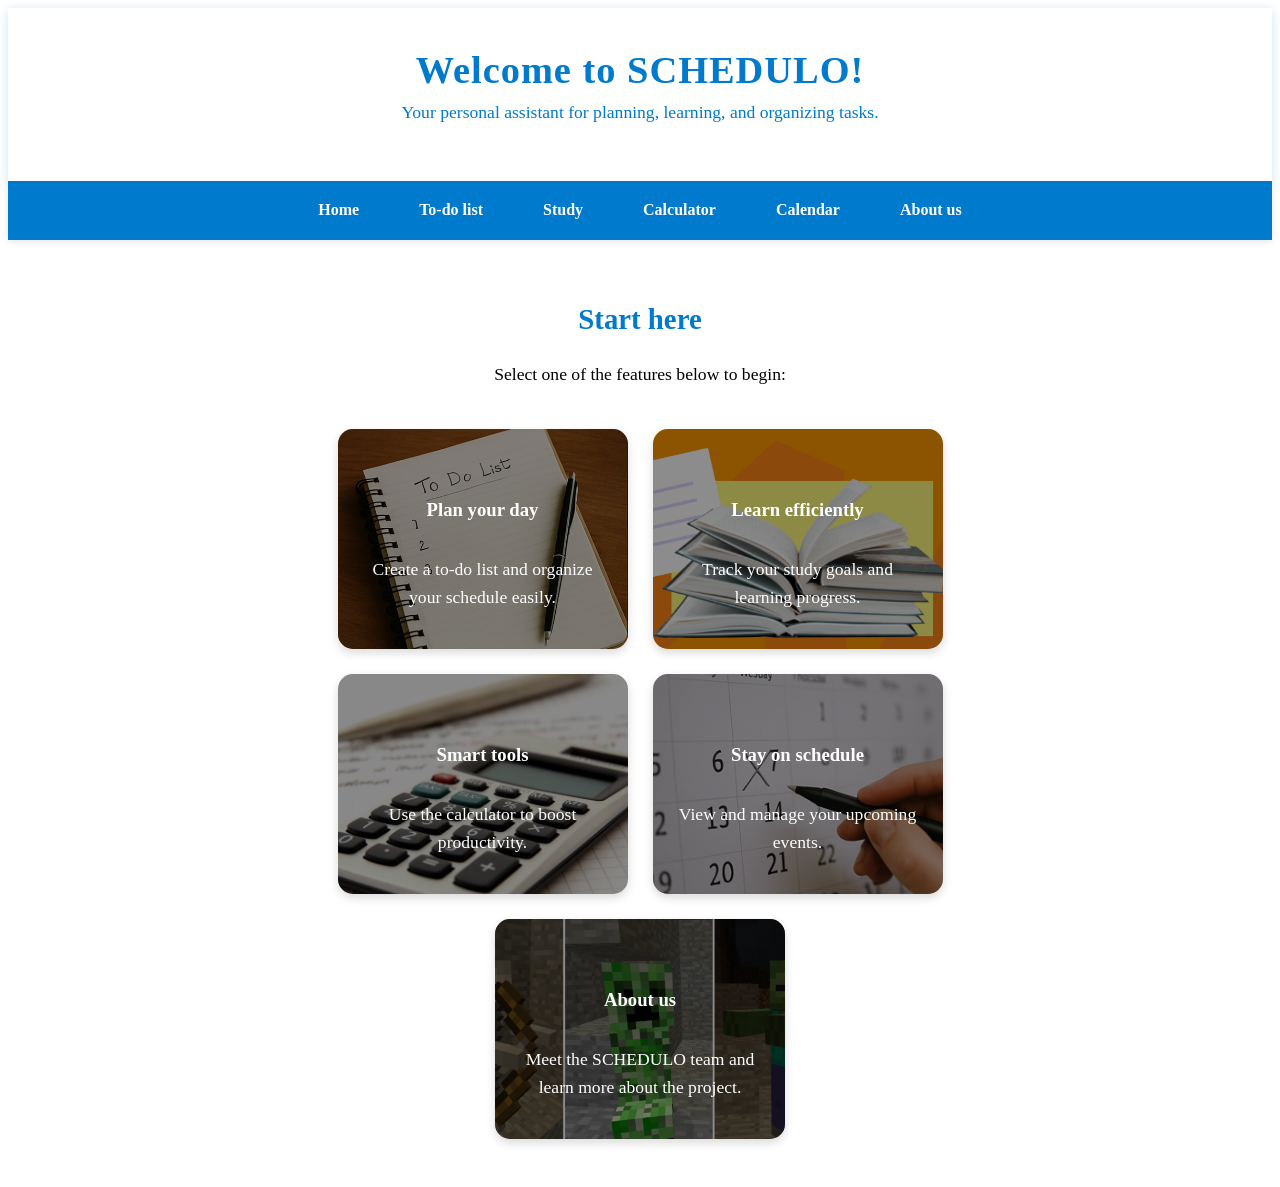
<file: index.html>
<!DOCTYPE html>
<html lang="en">
<head>
  <meta charset="UTF-8">
  <meta name="viewport" content="width=device-width, initial-scale=1.0">
  <title>SCHEDULO</title>
  <link rel="stylesheet" href="style.css">

  <script>
    function openPopup(url) {
      window.open(
        url,
        "popupWindow",
        "width=900,height=700,resizable=yes,scrollbars=no,status=no"
      );
    }
  </script>

</head>
<body>

  <header>
    <h1>Welcome to SCHEDULO!</h1>
    <p>Your personal assistant for planning, learning, and organizing tasks.</p>
  </header>

  <nav>
    <ul class="nav-menu">
      <li><a href="index.html" class="nav-link"><span>Home</span></a></li>
      <li><a href="subpages/to_do_list/to_do_list.html" class="nav-link"><span>To-do list</span></a></li>
      <li><a href="subpages/study/study.html" class="nav-link"><span>Study</span></a></li>

      <li><a href="#" onclick="openPopup('subpages/Calculator/popup_calculator.html')" class="nav-link"><span>Calculator</span></a></li>
      <li><a href="#" onclick="openPopup('subpages/calendar/calendar.html')" class="nav-link"><span>Calendar</span></a></li>

      <li><a href="subpages/about_us/about_us.html" class="nav-link"><span>About us</span></a></li>
    </ul>
  </nav>

  <main>
    <h2>Start here</h2>
    <p>Select one of the features below to begin:</p>

    <div class="features">
      <a href="subpages/to_do_list/to_do_list.html" class="card-link">
        <div class="card card-todo">
          <h3>Plan your day</h3>
          <p>Create a to-do list and organize your schedule easily.</p>
        </div>
      </a>

      <a href="subpages/study/study.html" class="card-link">
        <div class="card card-study">
          <h3>Learn efficiently</h3>
          <p>Track your study goals and learning progress.</p>
        </div>
      </a>

      <a href="#" onclick="openPopup('subpages/Calculator/popup_calculator.html')" class="card-link">
        <div class="card card-calculator">
          <h3>Smart tools</h3>
          <p>Use the calculator to boost productivity.</p>
        </div>
      </a>

      <a href="#" onclick="openPopup('subpages/calendar/calendar.html')" class="card-link">
        <div class="card card-calendar">
          <h3>Stay on schedule</h3>
          <p>View and manage your upcoming events.</p>
        </div>
      </a>

      <a href="subpages/about_us/about_us.html" class="card-link">
        <div class="card card-team">
          <h3>About us</h3>
          <p>Meet the SCHEDULO team and learn more about the project.</p>
        </div>
      </a>
    </div>
  </main>


</body>
</html>
</file>
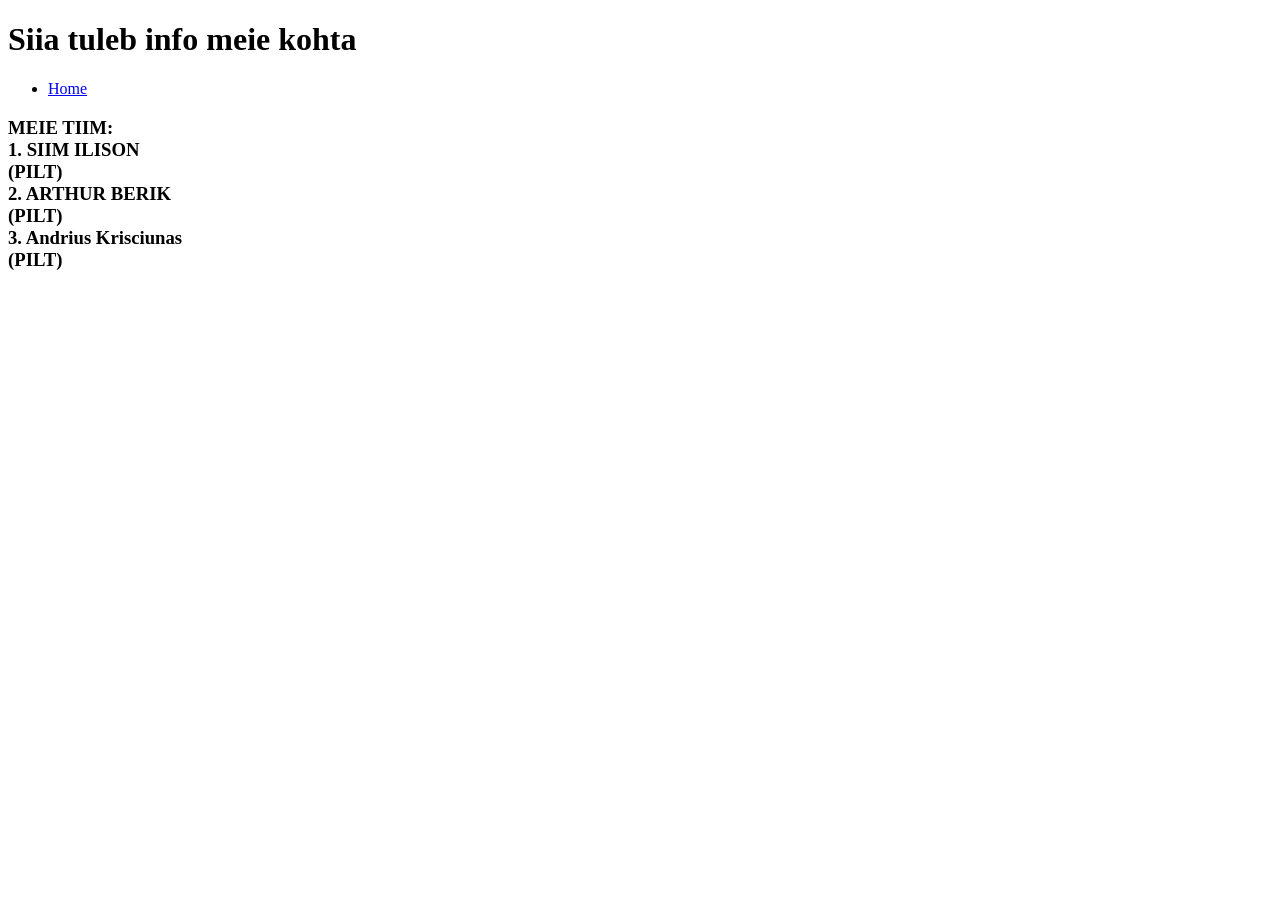
<file: about_us.html>
<!DOCTYPE html>
<html>
<head>
<title>SCHEDULO</title>
<h1>Siia tuleb info meie kohta</h1>
</head>
<body>

<nav>
  <ul>
    <li>
      <a href="main.html">Home</a>
    </li>
  </ul>
</nav>

<h3>MEIE TIIM:</br>

1. SIIM ILISON</br>
(PILT)</br>
2. ARTHUR BERIK</br>
(PILT)</br>
3. Andrius Krisciunas</br>
(PILT)</br>


</h3>

</body>
</file>
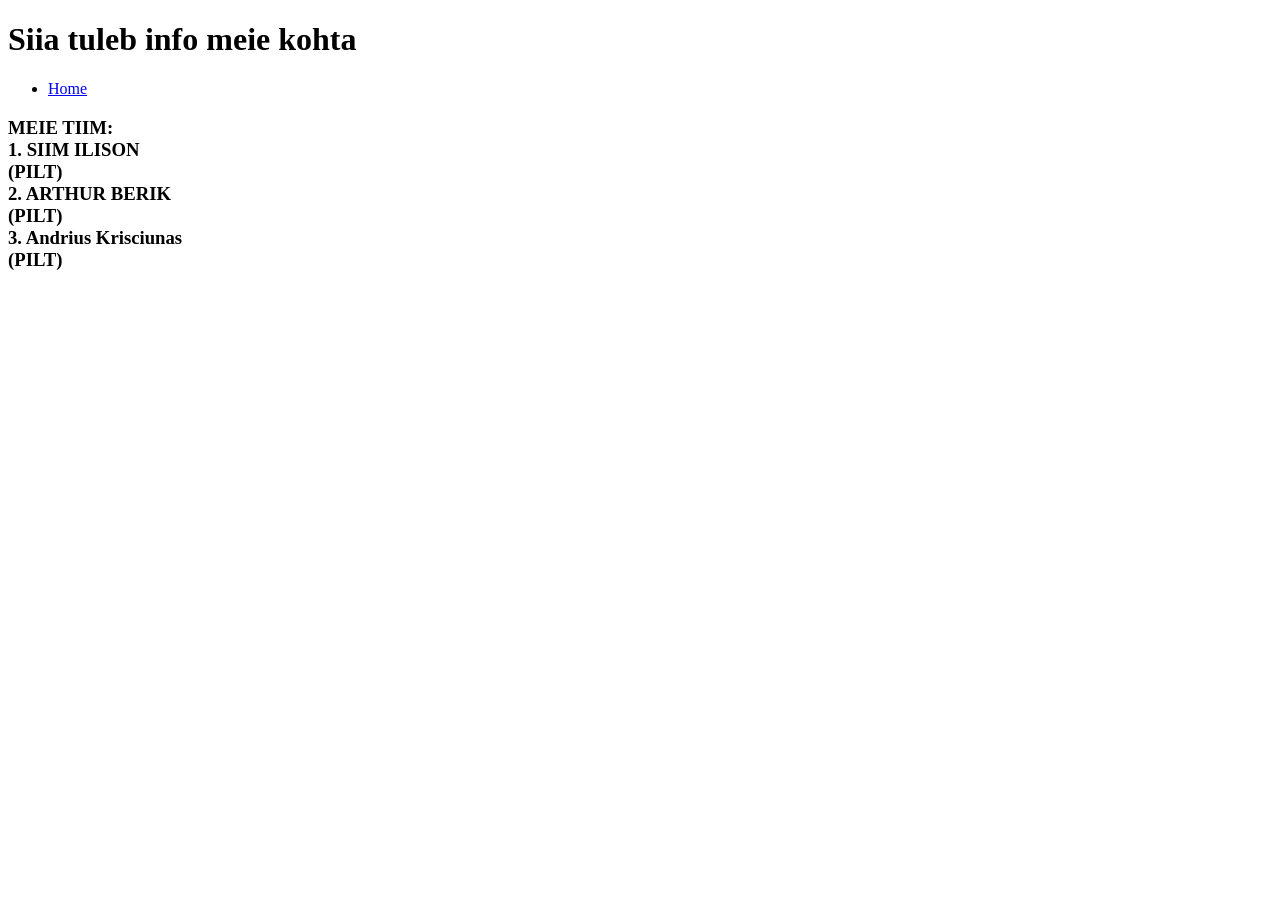
<file: subpages/about_us.html>
<!DOCTYPE html>
<html>
<head>
  <title>SCHEDULO</title>
  <h1>Siia tuleb info meie kohta</h1>
</head>
<body>

<nav>
  <ul>
    <li>
      <a href="index.html">Home</a>
    </li>
  </ul>
</nav>

<h3>MEIE TIIM:</br>

1. SIIM ILISON</br>
(PILT)</br>
2. ARTHUR BERIK</br>
(PILT)</br>
3. Andrius Krisciunas</br>
(PILT)</br>


</h3>

</body>
</file>
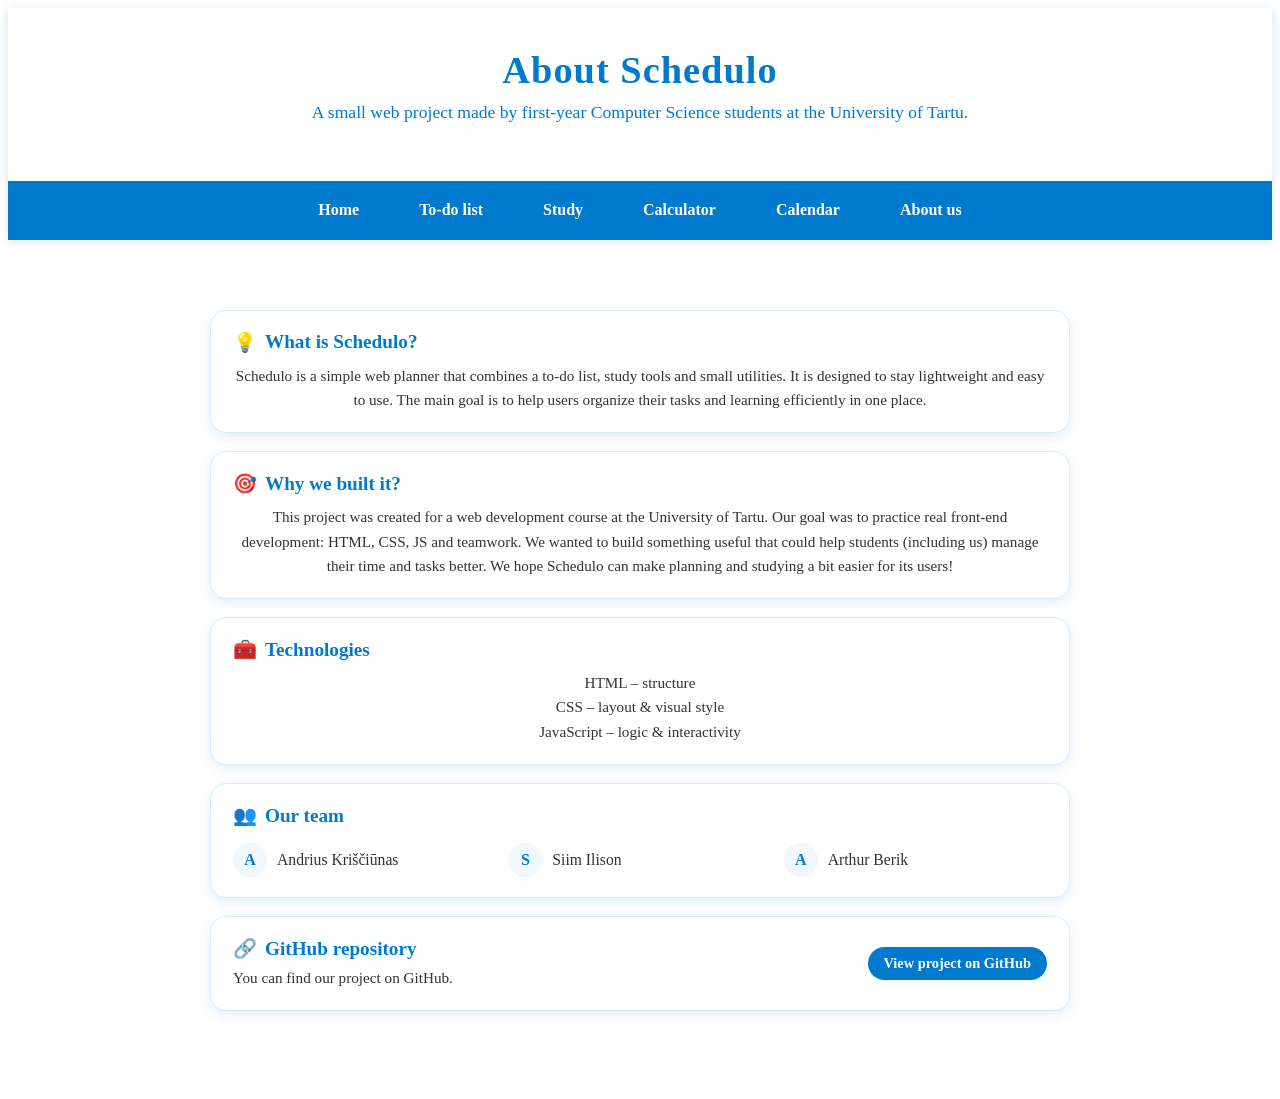
<file: subpages/about_us/about_us.html>
<!DOCTYPE html>
<html lang="en">
<head>
  <meta charset="UTF-8">
  <meta name="viewport" content="width=device-width, initial-scale=1.0">
  <title>SCHEDULO – About Us</title>

  <!-- main site styling -->
  <link rel="stylesheet" href="../../style.css">
  <!-- page styling -->
  <link rel="stylesheet" href="about_us.css">

  <script>
    function openPopup(url) {
      window.open(
        url,
        "popupWindow",
        "width=900,height=700,resizable=yes,scrollbars=no,status=no"
      );
    }
  </script>
</head>
<body>

  <header>
    <h1>About Schedulo</h1>
    <p>A small web project made by first-year Computer Science students at the University of Tartu.</p>
  </header>

  <nav>
    <ul class="nav-menu">
      <li><a href="../../index.html" class="nav-link"><span>Home</span></a></li>
      <li><a href="../to_do_list/to_do_list.html" class="nav-link"><span>To-do list</span></a></li>
      <li><a href="../study/study.html" class="nav-link"><span>Study</span></a></li>

      <!-- FIXED: Added calculator popup -->
      <li>
        <a href="#" onclick="openPopup('../Calculator/popup_calculator.html')" class="nav-link">
          <span>Calculator</span>
        </a>
      </li>

      <!-- FIXED: Added calendar popup -->
      <li>
        <a href="#" onclick="openPopup('../calendar/calendar.html')" class="nav-link">
          <span>Calendar</span>
        </a>
      </li>

      <li><a href="../about_us/about_us.html" class="nav-link"><span>About us</span></a></li>
    </ul>
  </nav>

  <main>
    <section class="about-page">

      <!-- intro / what -->
      <article class="about-card">
        <h2><span class="icon">💡</span> What is Schedulo?</h2>
        <p>
          Schedulo is a simple web planner that combines a to-do list, study tools and small utilities.
          It is designed to stay lightweight and easy to use. The main goal is to help users organize their tasks and learning efficiently in one place.
        </p>
      </article>

      <!-- why -->
      <article class="about-card">
        <h2><span class="icon">🎯</span> Why we built it?</h2>
        <p>
          This project was created for a web development course at the University of Tartu.
          Our goal was to practice real front-end development: HTML, CSS, JS and teamwork. 
          We wanted to build something useful that could help students (including us) manage their time and tasks better.
          We hope Schedulo can make planning and studying a bit easier for its users! 
        </p>
      </article>

      <!-- tech -->
      <article class="about-card">
        <h2><span class="icon">🧰</span> Technologies</h2>
        <p>
          HTML – structure<br>
          CSS – layout & visual style<br>
          JavaScript – logic & interactivity</p>
      </article>

      <!-- team -->
      <section class="about-card">
        <h2><span class="icon">👥</span> Our team</h2>
        <div class="team-grid">
          <div class="member"><div class="avatar">A</div><span class="name">Andrius Kriščiūnas</span></div>
          <div class="member"><div class="avatar">S</div><span class="name">Siim Ilison</span></div>
          <div class="member"><div class="avatar">A</div><span class="name">Arthur Berik</span></div>
        </div>
      </section>

      <!-- github -->
      <section class="about-card github-card">
        <div class="github-text">
          <h2><span class="icon">🔗</span> GitHub repository</h2>
          <p>You can find our project on GitHub.</p>
        </div>
        <a href="https://github.com/andriusk1/schedulo" target="_blank" class="github-button">
          View project on GitHub
        </a>
      </section>

    </section>
  </main>


</body>
</html>
</file>
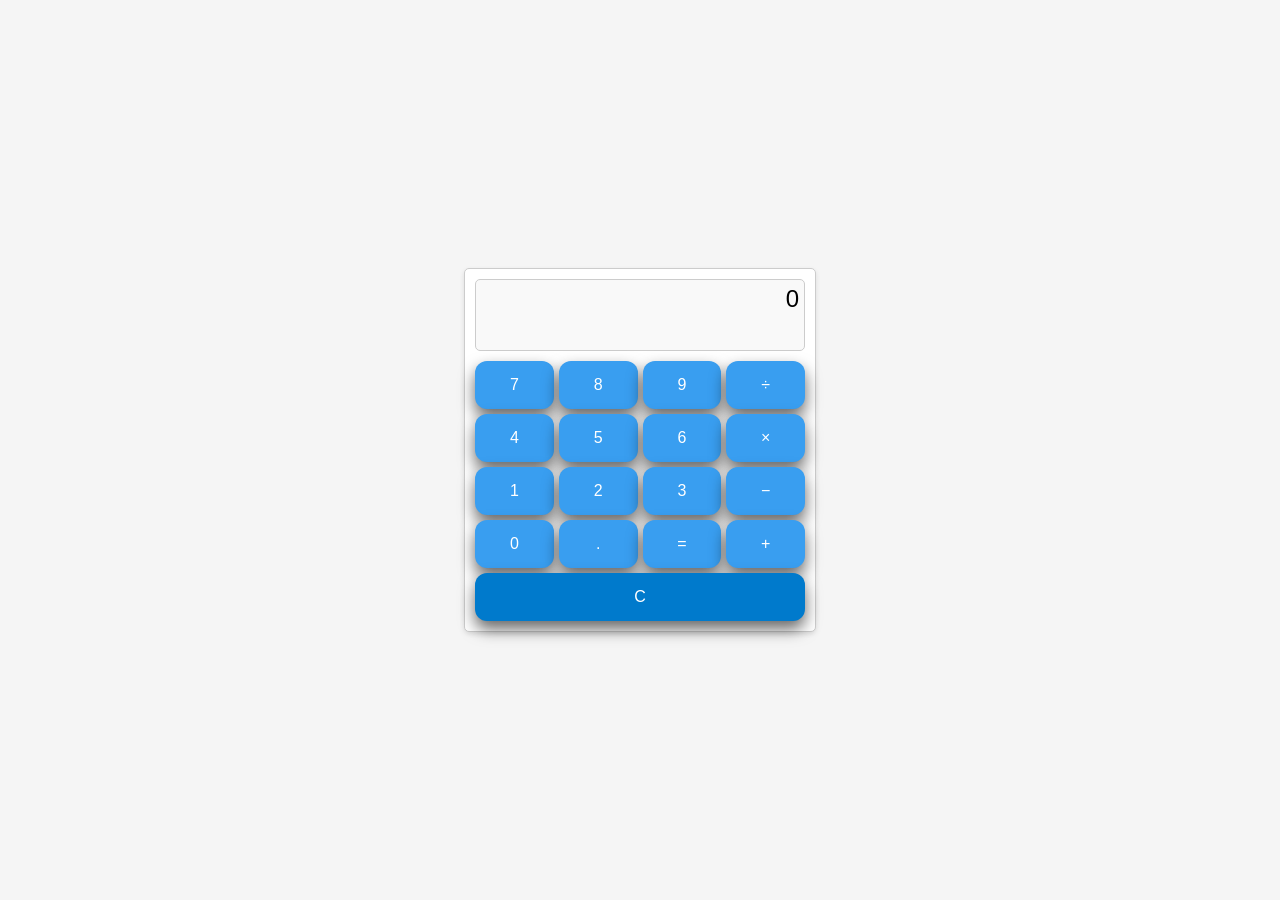
<file: subpages/Calculator/popup.html>
<!DOCTYPE html>
<html lang="en">
<head>
  <meta charset="UTF-8">
  <title>Calculator</title>
  <link rel="stylesheet" href="calculator.css">
  <script src="calculator.js" defer></script>
</head>
<body>
  <div class="calculator">
    <div class="display" id="display">0</div>
    <div class="buttons">
      <button onclick="appendNumber('7')">7</button>
      <button onclick="appendNumber('8')">8</button>
      <button onclick="appendNumber('9')">9</button>
      <button onclick="setOperation('/')">÷</button>

      <button onclick="appendNumber('4')">4</button>
      <button onclick="appendNumber('5')">5</button>
      <button onclick="appendNumber('6')">6</button>
      <button onclick="setOperation('*')">×</button>

      <button onclick="appendNumber('1')">1</button>
      <button onclick="appendNumber('2')">2</button>
      <button onclick="appendNumber('3')">3</button>
      <button onclick="setOperation('-')">−</button>

      <button onclick="appendNumber('0')">0</button>
      <button onclick="appendNumber('.')">.</button>
      <button onclick="calculate()">=</button>
      <button onclick="setOperation('+')">+</button>

      <button onclick="clearDisplay()" style="grid-column: span 4; background:#007acc; color:white;">C</button>
    </div>
  </div>
</body>
</html>
</file>
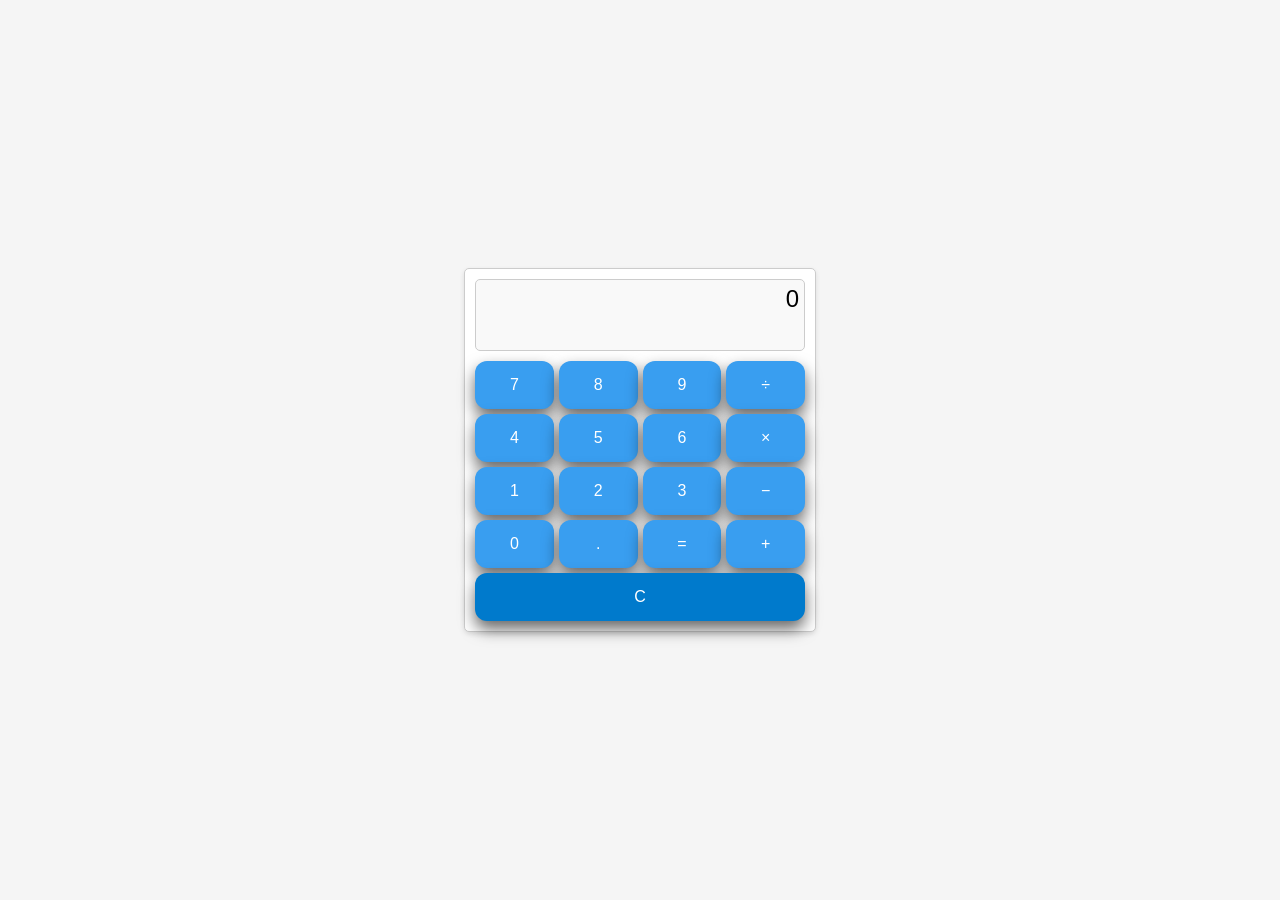
<file: subpages/Calculator/popup_calculator.html>
<!DOCTYPE html>
<html lang="en">
<head>
  <meta charset="UTF-8">
  <title>Calculator</title>
  <link rel="stylesheet" href="calculator.css">
  <script src="calculator.js" defer></script>
</head>
<body>
  <div class="calculator">
    <div class="display" id="display">0</div>
    <div class="buttons">
      <button onclick="appendNumber('7')">7</button>
      <button onclick="appendNumber('8')">8</button>
      <button onclick="appendNumber('9')">9</button>
      <button onclick="setOperation('/')">÷</button>

      <button onclick="appendNumber('4')">4</button>
      <button onclick="appendNumber('5')">5</button>
      <button onclick="appendNumber('6')">6</button>
      <button onclick="setOperation('*')">×</button>

      <button onclick="appendNumber('1')">1</button>
      <button onclick="appendNumber('2')">2</button>
      <button onclick="appendNumber('3')">3</button>
      <button onclick="setOperation('-')">−</button>

      <button onclick="appendNumber('0')">0</button>
      <button onclick="appendNumber('.')">.</button>
      <button onclick="calculate()">=</button>
      <button onclick="setOperation('+')">+</button>

      <button onclick="clearDisplay()" class="clear">C</button>
    </div>
  </div>
</body>
</html>
</file>
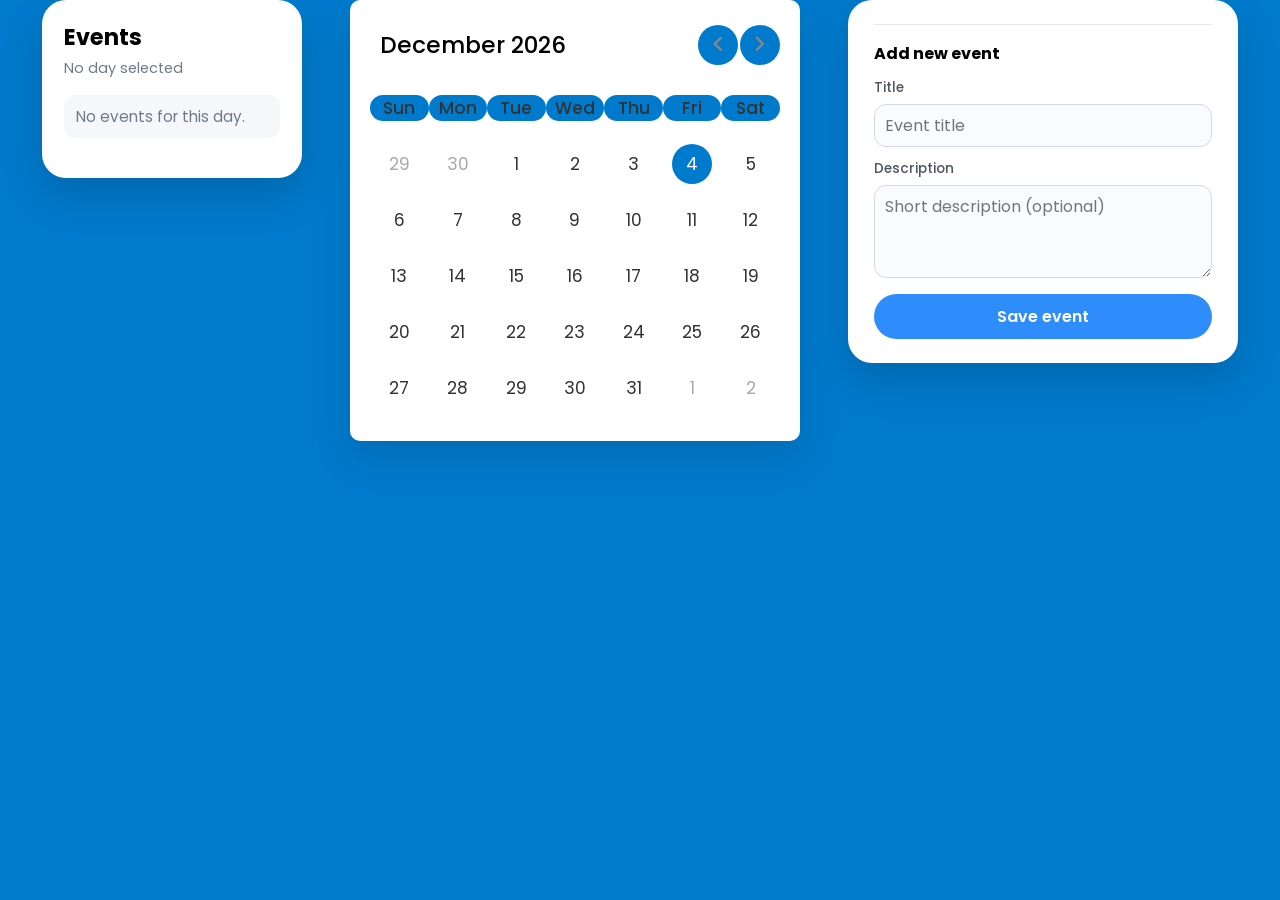
<file: subpages/calendar/calendar.html>
<!DOCTYPE html>
<html lang="en">
<head>
  <meta charset="UTF-8">
  <meta name="viewport" content="width=device-width, initial-scale=1.0">
  <title>SCHEDULO – Calendar</title>
  <link rel="stylesheet" href="calendar_style.css">
  <link rel="stylesheet" href="https://fonts.googleapis.com/css2?family=Material+Symbols+Rounded">
  <script src="calendar_script.js" defer></script>
  <script>
    function openPopup(url) {
      window.open(
        url,
        "popupWindow",
        "width=900,height=700,resizable=yes,scrollbars=no,status=no"
      );
    }
  </script>
</head>
<body>
  <div class="calendar-layout">
    <div class="day-events-panel">
      <div class="event-panel-header">
        <h2>Events</h2>
        <p class="event-panel-date" id="selected-date-label">No day selected</p>
      </div>

      <ul class="event-list" id="event-list">
        <li class="event-list-empty">No events for this day.</li>
      </ul>
    </div>
    <div class="wrapper">
      <header>
        <p class="current-date"></p>
        <div class="icons">
          <span id="prev" class="material-symbols-rounded">chevron_left</span>
          <span id="next" class="material-symbols-rounded">chevron_right</span>
        </div>
      </header>
      <div class="calendar">
        <ul class="weeks">
          <li>Sun</li>
          <li>Mon</li>
          <li>Tue</li>
          <li>Wed</li>
          <li>Thu</li>
          <li>Fri</li>
          <li>Sat</li>
        </ul>
        <ul class="days"></ul>
      </div>
    </div>
    <div class="event-panel">
      <form class="event-form" id="event-form">
        <h3 class="event-form-title">Add new event</h3>
        <div class="event-form-group">
          <label for="event-title">Title</label>
          <input type="text" id="event-title" placeholder="Event title" autocomplete="off">
        </div>
        <div class="event-form-group">
          <label for="event-description">Description</label>
          <textarea id="event-description" rows="3" placeholder="Short description (optional)"></textarea>
        </div>
        <button type="button" id="add-event-btn" class="event-submit-btn">Save event</button>
      </form>
    </div>
  </div>
</body>
</html>
</file>
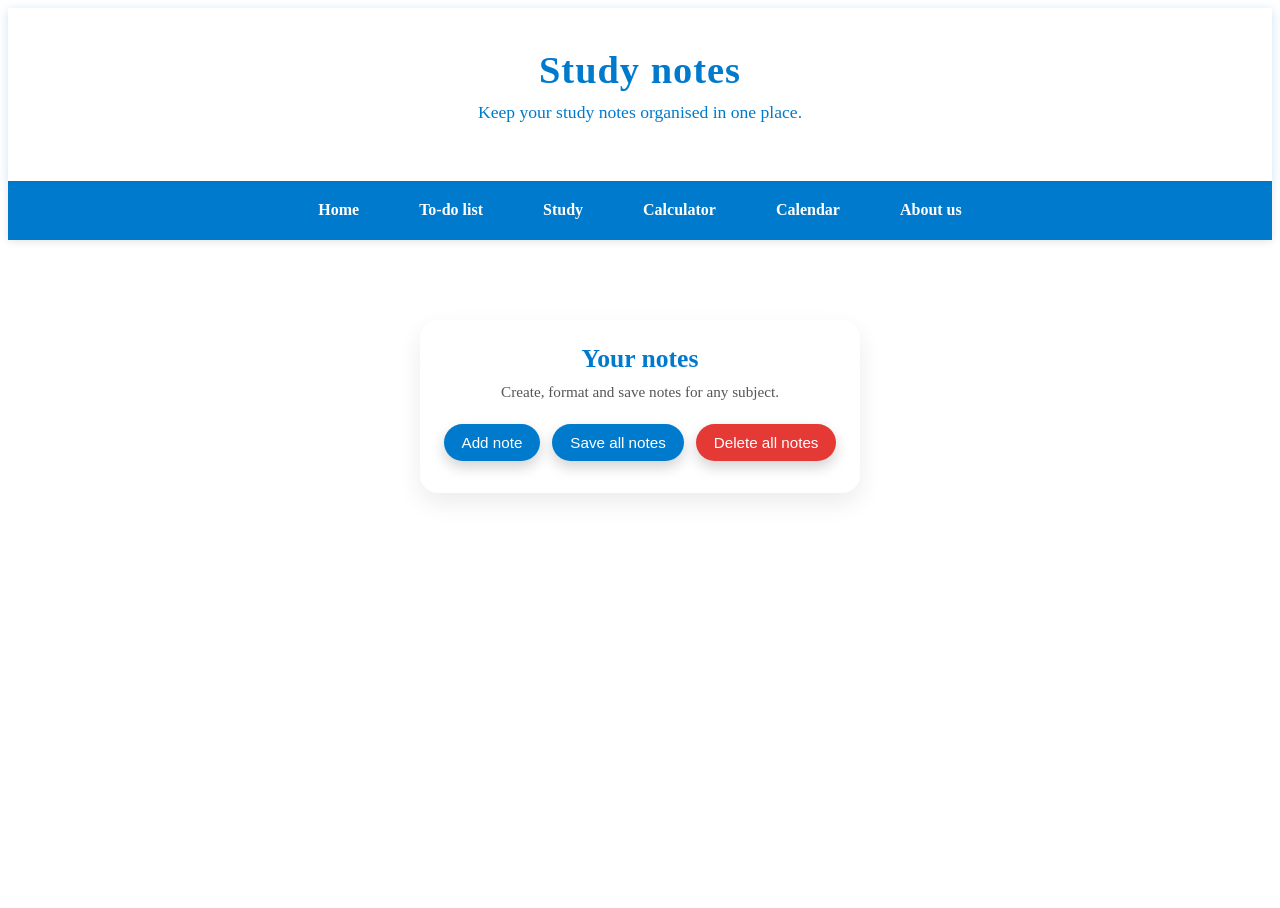
<file: subpages/study/study.html>
<!DOCTYPE html>
<html lang="en">
<head>
  <meta charset="UTF-8">
  <meta name="viewport" content="width=device-width, initial-scale=1.0">
  <title>SCHEDULO – Study notes</title>

  <link rel="stylesheet" href="../../style.css">
  <link rel="stylesheet" href="study.css">

  <script defer src="study.js"></script>
  <script>
    function openPopup(url) {
      window.open(
        url,
        "popupWindow",
        "width=900,height=700,resizable=yes,scrollbars=no,status=no"
      );
    }
  </script>
</head>
<body>

  <header>
    <h1>Study notes</h1>
    <p>Keep your study notes organised in one place.</p>
  </header>

  <nav>
    <ul class="nav-menu">
      <li><a href="../../index.html" class="nav-link"><span>Home</span></a></li>
      <li><a href="../to_do_list/to_do_list.html" class="nav-link"><span>To-do list</span></a></li>
      <li><a href="../study/study.html" class="nav-link"><span>Study</span></a></li>

      <li>
        <a href="#" onclick="openPopup('../Calculator/popup_calculator.html')" class="nav-link">
          <span>Calculator</span>
        </a>
      </li>

      <li>
        <a href="#" onclick="openPopup('../calendar/calendar.html')" class="nav-link">
          <span>Calendar</span>
        </a>
      </li>

      <li><a href="../about_us/about_us.html" class="nav-link"><span>About us</span></a></li>
    </ul>
  </nav>

  <main>
    <div class="study-wrapper">
      <div class="study-top">
        <h2>Your notes</h2>
        <p>Create, format and save notes for any subject.</p>
      </div>

      <div class="study-actions">
        <button type="button" onclick="AddNote()">Add note</button>
        <button type="button" onclick="SaveNoteData()">Save all notes</button>
        <button type="button" class="danger" onclick="DeleteAllNotes()">Delete all notes</button>
      </div>

      <div id="container"></div>
    </div>
  </main>



</body>
</html>
</file>
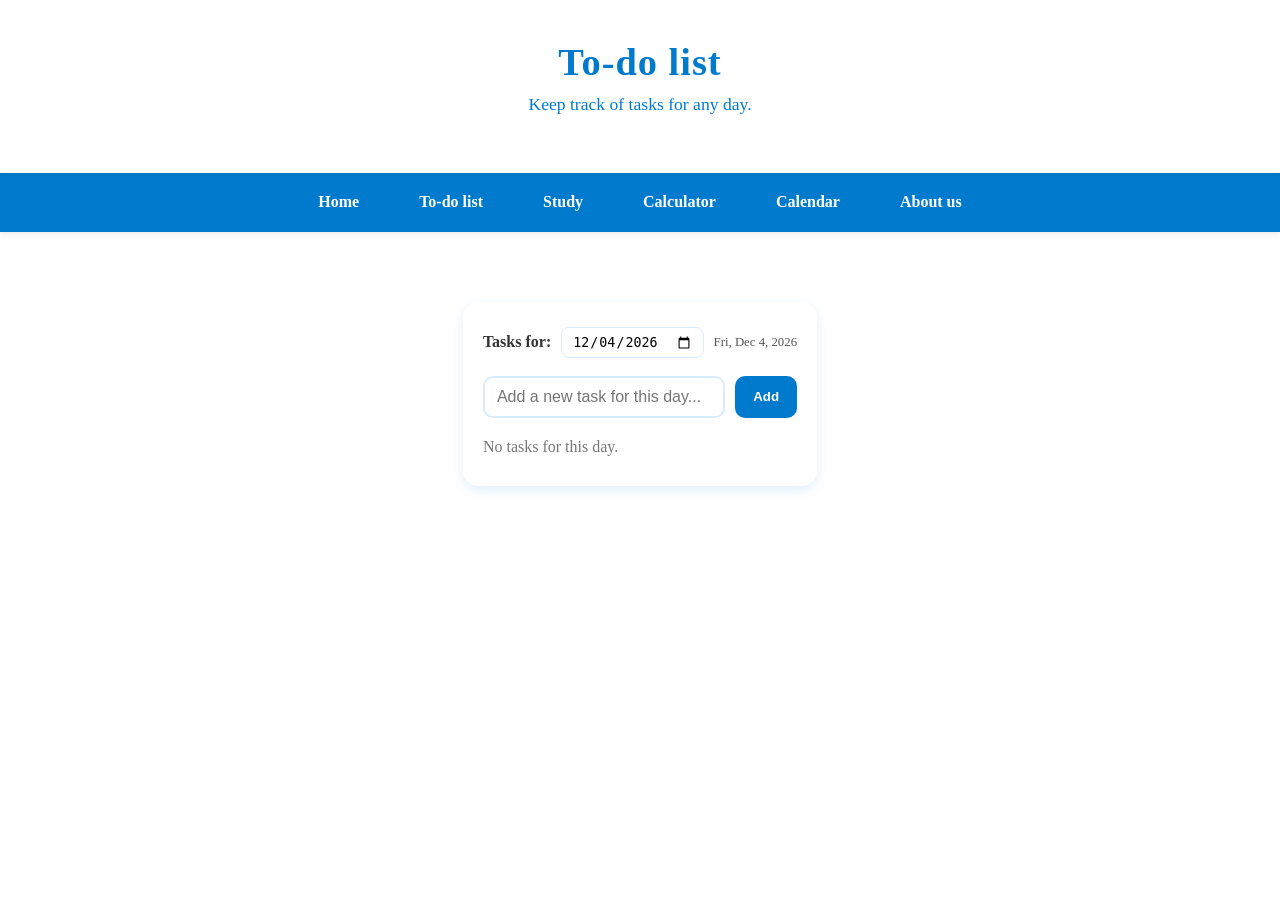
<file: subpages/to_do_list/to_do_list.html>
<!DOCTYPE html>
<html lang="en">
<head>
  <meta charset="UTF-8">
  <meta name="viewport" content="width=device-width, initial-scale=1.0">
  <title>SCHEDULO – To-do list</title>

  <link rel="stylesheet" href="../../style.css">
  <link rel="stylesheet" href="to_do_list.css">
</head>
<body>

  <header>
    <h1>To-do list</h1>
    <p>Keep track of tasks for any day.</p>
  </header>

  <nav>
    <ul class="nav-menu">
      <li><a href="../../index.html" class="nav-link"><span>Home</span></a></li>
      <li><a href="../to_do_list/to_do_list.html" class="nav-link"><span>To-do list</span></a></li>
      <li><a href="../study/study.html" class="nav-link"><span>Study</span></a></li>

      <!-- ВАЖНО: путь из подпапки /to_do_list/ к /Calculator/ -->
      <li><a href="#" onclick="openPopup('../Calculator/popup_calculator.html')" class="nav-link"><span>Calculator</span></a></li>

      <!-- ВАЖНО: путь к календарю из той же папки -->
      <li><a href="#" onclick="openPopup('../calendar/calendar.html')" class="nav-link"><span>Calendar</span></a></li>

      <li><a href="../about_us/about_us.html" class="nav-link"><span>About us</span></a></li>
    </ul>
  </nav>

  <main>
    <div class="todo-wrapper">
      <div class="todo-date-row">
        <label for="todo-date">Tasks for:</label>
        <input type="date" id="todo-date">
        <span id="human-date" class="human-date"></span>
      </div>

      <div class="todo-input-row">
        <input
          type="text"
          id="todo-input"
          placeholder="Add a new task for this day..."
          autocomplete="off">
        <button id="add-btn">Add</button>
      </div>

      <ul id="todo-list">
      </ul>
    </div>
  </main>



  <script>
    function openPopup(url) {
      window.open(
        url,
        "popupWindow",
        "width=900,height=700,resizable=yes,scrollbars=no,status=no"
      );
    }
  </script>

  <script src="to_do_list.js"></script>
</body>
</html>
</file>
<file: style.css>
<!DOCTYPE html>
<html lang="ru">
<head>
    <meta charset="UTF-8">
    <title>SCHEDULO – Планирование, задачи и обучение</title>
    <meta name="viewport" content="width=device-width, initial-scale=1.0">

    <style>
        body {
            font-family: 'Segoe UI', Arial, sans-serif;
            margin: 0;
            padding: 0;
            background: linear-gradient(to bottom right, #f0f8ff, #d8ecff);
            color: #333;
            min-height: 100vh;
            display: flex;
            flex-direction: column;
        }

        header {
            background-color: #ffffff;
            color: #007acc;
            text-align: center;
            padding: 40px 15px;
            border-bottom: 3px solid #007acc;
            box-shadow: 0 2px 10px rgba(0, 122, 204, 0.2);
            transition: background 0.5s ease;
        }

        header:hover {
            background-color: #e6f2ff;
        }

        header h1 {
            font-size: 2.4em;
            margin: 0;
            letter-spacing: 1px;
        }

        header p {
            margin-top: 10px;
            font-size: 1.1em;
        }

        nav {
            background-color: #007acc;
            text-align: center;
            position: sticky;
            top: 0;
            z-index: 100;
            box-shadow: 0 2px 8px rgba(0, 0, 0, 0.1);
        }

        .nav-menu {
            list-style: none;
            margin: 0;
            padding: 0;
            display: flex;
            flex-wrap: wrap;
            justify-content: center;
        }

        .nav-menu li {
            margin: 5px 10px;
        }

        .nav-link {
            display: inline-block;
            text-decoration: none;
            color: white;
            font-weight: bold;
            padding: 12px 20px;
            border-radius: 10px;
            transition: all 0.3s ease;
            position: relative;
            overflow: hidden;
        }

        .nav-link::before {
            content: "";
            position: absolute;
            width: 0%;
            height: 100%;
            top: 0;
            left: 0;
            background: #e6f2ff;
            transition: width 0.3s ease;
            z-index: 0;
            border-radius: 10px;
        }

        .nav-link:hover::before {
            width: 100%;
        }

        .nav-link:hover {
            color: #007acc;
        }

        .nav-link span {
            position: relative;
            z-index: 1;
        }

        main {
            flex: 1;
            padding: 40px 20px;
            text-align: center;
            max-width: 900px;
            margin: 0 auto;
        }

        main h2 {
            color: #007acc;
            font-size: 1.8em;
        }

        main p {
            font-size: 1.1em;
            line-height: 1.6em;
            margin-top: 15px;
        }

        .features {
            display: flex;
            justify-content: center;
            flex-wrap: wrap;
            gap: 25px;
            margin-top: 40px;
        }

        .card-link {
            text-decoration: none;
        }

        .card {
            background-color: #ffffff;
            background-size: cover;
            background-position: center;
            border-radius: 15px;
            box-shadow: 0 4px 10px rgba(0, 0, 0, 0.15);
            width: 250px;
            height: 180px;
            padding: 20px;
            display: flex;
            flex-direction: column;
            justify-content: flex-end;
            position: relative;
            overflow: hidden;
            color: white;
            transition: transform 0.3s ease, box-shadow 0.3s ease;
        }

        .card::before {
            content: "";
            position: absolute;
            inset: 0;
            background: rgba(0, 0, 0, 0.45);
            z-index: 0;
        }

        .card h3, .card p {
            position: relative;
            z-index: 1;
        }

        .card:hover {
            transform: translateY(-8px);
            box-shadow: 0 8px 18px rgba(0, 122, 204, 0.3);
        }

        .card-todo {
            background-image: url("images/todo.png");
        }

        .card-study {
            background-image: url("images/study.png");
        }

        .card-calculator {
            background-image: url("images/calculator.png");
        }

        .card-calendar {
            background-image: url("images/calendar.png");
        }

        .card-team {
            background-image: url("images/team.png");
        }

        footer {
            background-color: #007acc;
            color: white;
            text-align: center;
            padding: 15px;
            margin-top: 60px;
            font-size: 0.9em;
        }

        @media (max-width: 768px) {
            header h1 {
                font-size: 1.8em;
            }
            .nav-menu {
                flex-direction: column;
            }
            .card {
                width: 90%;
            }
        }

        @media (max-width: 480px) {
            header p {
                font-size: 1em;
            }
            .nav-link {
                padding: 10px 15px;
                font-size: 0.9em;
            }
            main h2 {
                font-size: 1.5em;
            }
        }
    </style>
</head>

<body>

<header>
    <h1>Welcome to SCHEDULO!</h1>
    <p>Your personal assistant for planning, learning, and organizing tasks.</p>
</header>

<main>
    <h2>Start here</h2>
    <p>Select one of the features below:</p>

    <div class="features">

        <a class="card-link" href="#">
            <div class="card card-todo">
                <h3>To-Do List</h3>
                <p>Organize your tasks</p>
            </div>
        </a>

        <a class="card-link" href="#">
            <div class="card card-study">
                <h3>Study</h3>
                <p>Track study progress</p>
            </div>
        </a>

        <a class="card-link" href="#">
            <div class="card card-calculator">
                <h3>Calculator</h3>
                <p>Useful tools</p>
            </div>
        </a>

        <a class="card-link" href="#">
            <div class="card card-calendar">
                <h3>Calendar</h3>
                <p>Plan your schedule</p>
            </div>
        </a>

        <a class="card-link" href="#">
            <div class="card card-team">
                <h3>About Us</h3>
                <p>Meet the team</p>
            </div>
        </a>

    </div>
</main>

<footer>
    © 2025 SCHEDULO. All rights reserved.
</footer>

</body>
</html>
</file>
<file: subpages/about_us/about_us.css>
/* wrapper around all cards */
.about-page {
  max-width: 900px;
  margin: 30px auto 40px;
  padding: 0 20px;
}

/* generic card style */
.about-card {
  background: #ffffff;
  border-radius: 16px;
  padding: 20px 22px;
  margin-bottom: 18px;
  border: 1px solid #d8ecff;
  box-shadow: 0 4px 12px rgba(0, 122, 204, 0.12);
}

.about-card h2 {
  margin-top: 0;
  margin-bottom: 10px;
  font-size: 1.2rem;
  color: #007acc;
  display: flex;
  align-items: center;
  gap: 8px;
}

.about-card p {
  margin: 0;
  line-height: 1.6;
  color: #333;
  font-size: 0.95rem;
}

.icon {
  font-size: 1.2rem;
}

/* bullet list inside card */
.bullet-list {
  margin: 8px 0 0;
  padding-left: 18px;
}

.bullet-list li {
  margin-bottom: 4px;
  font-size: 0.95rem;
}

/* team layout */

.team-grid {
  display: grid;
  grid-template-columns: repeat(auto-fit, minmax(220px, 1fr));
  gap: 12px;
  margin-top: 16px;
}

.member {
  display: flex;
  align-items: center;
  gap: 10px;
}

.avatar {
  width: 34px;
  height: 34px;
  border-radius: 50%;
  background: #f0f7ff;
  display: flex;
  align-items: center;
  justify-content: center;
  font-weight: 600;
  color: #007acc;
}

.name {
  font-size: 0.98rem;
  color: #333;
}

/* github card */

.github-card {
  display: flex;
  align-items: center;
  justify-content: space-between;
  gap: 12px;
}

.github-text h2 {
  margin-bottom: 6px;
}

.github-button {
  display: inline-block;
  padding: 8px 16px;
  border-radius: 999px;
  background: #007acc;
  color: #ffffff;
  text-decoration: none;
  font-size: 0.9rem;
  font-weight: 600;
  white-space: nowrap;
}

.github-button:hover {
  background: #005d99;
}

/* small screens */

@media (max-width: 650px) {
  .github-card {
    flex-direction: column;
    align-items: flex-start;
  }

  .about-page {
    padding: 0 14px;
  }
}
</file>
<file: subpages/Calculator/calculator.css>
button {
    background-color: rgb(57, 158, 240);
    border: none;
    text-align: center;
    font-size: 16px;
    display: inline-block;
    padding: 15px 32px;
    cursor: pointer;
    border-radius: 12px;
    box-shadow:0 8px 16px 0 rgba(0,0,0,0.6);
    color: white;
    transition: all 0.2s ease;
}

body {
  font-family: Arial, sans-serif;
  margin: 0;
  padding: 0;
  display: flex;
  justify-content: center;
  align-items: center;
  background-color: #f5f5f5;
  flex-direction: column;
  min-height: 100vh;
}

.calculator {
  width: 330px;
  border: 1px solid #ccc;
  border-radius: 5px;
  background-color: #fff;
  padding: 10px;
  box-shadow: 0 2px 5px rgba(0, 0, 0, 0.1);
}

.display {
  height: 60px;
  font-size: 24px;
  text-align: right;
  padding: 5px;
  background-color: #f9f9f9;
  border: 1px solid #ccc;
  border-radius: 5px;
  margin-bottom: 10px;
  overflow: auto; 
}

.buttons {
  display: grid;
  grid-template-columns: repeat(4, 3fr);
  gap: 5px;
}

.clear {
  grid-column: span 4;
  background:#007acc;
  color:white;
}

h1 {
text-align: center;
color: #007acc;
font-family: 'Segoe UI', sans-serif;
}

button:hover {
transform: translateY(-3px);
box-shadow: 0 8px 20px rgba(0,0,0,0.4);
}

.button-container {
display: flex;
gap: 20px;
flex-wrap: wrap;
justify-content: center;
margin-top: 20px;
}
</file>
<file: subpages/calendar/calendar_style.css>
@import url('https://fonts.googleapis.com/css2?family=Poppins:wght@400;500;600&display=swap');
*{
  margin: 0;
  padding: 0;
  box-sizing: border-box;
  font-family: 'Poppins', sans-serif;
}
body{
  display: flex;
  align-items: center;
  padding: 0 10px;
  justify-content: center;
  min-height: 100vh;
  background-color: #007acc;
}
.wrapper{
  width: 450px;
  background: #fff;
  border-radius: 10px;
  box-shadow: 0 15px 40px rgba(0,0,0,0.12);
}
.wrapper header{
  display: flex;
  align-items: center;
  padding: 25px 30px 10px;
  justify-content: space-between;
}
header .icons{
  display: flex;
  
}
header .icons span{
  height: 40px;
  width: 40px;
  margin: 0 1px;
  cursor: pointer;
  color: #878787;
  text-align: center;
  line-height: 38px;
  font-size: 1.9rem;
  user-select: none;
  border-radius: 100%;
  background-color: #007acc;
  border-radius: 25px;
}
.icons span:last-child{
  margin-right: -10px;
}
header .icons span:hover{
  background: #f2f2f2;
}
header .current-date{
  font-size: 1.45rem;
  font-weight: 500;
}
.calendar{
  padding: 20px;
}
.calendar-layout {
  display: flex;
  align-items: center;
  justify-content: center;
  gap: 2.5rem;
  min-height: 100vh;
}
.day-events-panel {
  background: #ffffff;
  padding: 20px 22px;
  border-radius: 24px;
  box-shadow: 0 18px 40px rgba(0, 0, 0, 0.15);
  min-width: 260px;
  max-width: 300px;
}
.calendar ul{
  display: flex;
  flex-wrap: wrap;
  list-style: none;
  text-align: center;
}
.calendar .days{
  margin-bottom: 20px;
}
.calendar li{
  color: #333;
  width: calc(100% / 7);
  font-size: 1.07rem;
}
.calendar .weeks li{
  font-weight: 500;
  cursor: default;
  background-color: #007acc;
  border-radius: 25px;
}
.calendar .days li{
  z-index: 1;
  cursor: pointer;
  position: relative;
  margin-top: 30px;
}
.days li.inactive{
  color: #aaa;
}
.days li.selected {
  background: #2f8dfb;
  color: #fff;
  border-radius: 100%;
}
.days li.active{
  color: #fff;
}
.days li::before{
  position: absolute;
  content: "";
  left: 50%;
  top: 50%;
  height: 40px;
  width: 40px;
  z-index: -1;
  border-radius: 50%;
  transform: translate(-50%, -50%);
}
.days li.active::before{
  background-color: #007acc;
}
.days li:not(.active):hover::before{
  background: #f2f2f2;
}
.days li {
  position: relative;
}

.days li.has-event::after {
  content: "";
  position: absolute;
  left: 50%;
  bottom: 6px;
  transform: translateX(-50%);
  width: 6px;
  height: 6px;
  border-radius: 50%;
  background: #2f8dfb;
}


button {
    background-color: rgb(57, 158, 240);
    text-align: center;
    display: inline-block;
    padding: 15px 32px;
    cursor: pointer;
    border-radius: 12px;
    user-select: none;
}
.calendar-layout {
  display: flex;
  gap: 3rem;
  align-items: flex-start;
}

.event-panel {
  background: #ffffff;
  padding: 24px 26px;
  border-radius: 24px;
  box-shadow: 0 18px 40px rgba(0, 0, 0, 0.15);
  min-width: 320px;
  max-width: 420px;
  font-family: "Noto Sans JP", system-ui, -apple-system, BlinkMacSystemFont,
    "Segoe UI", sans-serif;
}

.event-panel-header {
  display: flex;
  flex-direction: column;
  gap: 4px;
  margin-bottom: 16px;
}

.event-panel-header h2 {
  font-size: 1.4rem;
  margin: 0;
}

.event-panel-date {
  font-size: 0.9rem;
  color: #6f7a89;
}

.event-list {
  list-style: none;
  padding: 0;
  margin: 0 0 20px;
}

.event-list li {
  padding: 10px 12px;
  border-radius: 12px;
  background: #f5f7fb;
  font-size: 0.95rem;
  margin-bottom: 8px;
}

.event-list-empty {
  background: transparent;
  color: #6f7a89;
  padding-left: 0;
}

.event-form {
  border-top: 1px solid #e4e7f0;
  padding-top: 16px;
}

.event-form-title {
  font-size: 1rem;
  margin: 0 0 12px;
}

.event-form-group {
  display: flex;
  flex-direction: column;
  gap: 6px;
  margin-bottom: 12px;
}

.event-form-group label {
  font-size: 0.85rem;
  font-weight: 500;
  color: #4c5564;
}

.event-form-group input,
.event-form-group textarea {
  border-radius: 12px;
  border: 1px solid #d5d9e5;
  padding: 8px 10px;
  font: inherit;
  outline: none;
  background: #fafbff;
}

.event-form-group input:focus,
.event-form-group textarea:focus {
  border-color: #2f8dfb;
  box-shadow: 0 0 0 2px rgba(47, 141, 251, 0.15);
}

.event-submit-btn {
  width: 100%;
  border: none;
  border-radius: 999px;
  padding: 10px 14px;
  margin-top: 4px;
  cursor: pointer;
  font: inherit;
  font-weight: 600;
  background: #2f8dfb;
  color: #ffffff;
  transition: transform 0.1s ease, box-shadow 0.1s ease,
    background-color 0.15s ease;
}

.event-submit-btn:hover {
  background: #1d76db;
  box-shadow: 0 8px 18px rgba(0, 0, 0, 0.2);
  transform: translateY(-1px);
}

@media (max-width: 900px) {
  .calendar-layout {
    flex-direction: column;
    align-items: stretch;
  }

  .event-panel {
    width: 100%;
  }
}
</file>
<file: subpages/study/study.css>
@import url("https://fonts.googleapis.com/css2?family=Poppins:wght@400;500;600&display=swap");

.study-wrapper {
  max-width: 900px;
  margin: 40px auto 60px;
  background-color: #ffffff;
  border-radius: 18px;
  box-shadow: 0 10px 25px rgba(0, 0, 0, 0.08);
  padding: 24px 24px 32px;
}

.study-top h2 {
  margin: 0;
  font-size: 1.6rem;
  color: #007acc;
}

.study-top p {
  margin-top: 6px;
  color: #555;
  font-size: 0.95rem;
}

.study-actions {
  margin-top: 20px;
  display: flex;
  flex-wrap: wrap;
  gap: 12px;
}

.study-actions button {
  background-color: #007acc;
  border: none;
  color: #fff;
  font-size: 0.95rem;
  padding: 10px 18px;
  border-radius: 999px;
  cursor: pointer;
  box-shadow: 0 6px 14px rgba(0, 0, 0, 0.18);
  transition: transform 0.2s ease, box-shadow 0.2s ease, background 0.2s ease;
}

.study-actions button:hover {
  transform: translateY(-2px);
  box-shadow: 0 10px 20px rgba(0, 0, 0, 0.22);
  background-color: #008de5;
}

.study-actions .danger {
  background-color: #e53935;
}

.study-actions .danger:hover {
  background-color: #ff5252;
}

.note-row {
  margin-top: 20px;
  background: #f7fbff;
  border-radius: 14px;
  box-shadow: 0 6px 18px rgba(0, 0, 0, 0.08);
  overflow: hidden;
  border: 1px solid rgba(0, 122, 204, 0.08);
}

.note-editor {
  min-height: 140px;
  width: 100%;
  border: none;
  outline: none;
  padding: 14px 16px;
  font-size: 0.98rem;
  line-height: 1.6;
  border-radius: 14px 14px 0 0;
  background-color: #ffffff;
}

.note-editor::-webkit-scrollbar {
  display: none;
}

.note-controls {
  display: flex;
  flex-wrap: wrap;
  gap: 8px;
  align-items: center;
  padding: 10px 12px;
  border-top: 1px solid rgba(0, 0, 0, 0.06);
  background-color: #f0f4ff;
}

.note-controls div {
  padding: 4px 10px;
  cursor: pointer;
  text-align: center;
  background: #ffffff;
  border-radius: 999px;
  font-size: 0.85rem;
  min-width: 32px;
  box-shadow: 0 2px 6px rgba(0, 0, 0, 0.08);
  user-select: none;
}

.note-controls .delete-note {
  margin-left: auto;
  background-color: #ffebee;
  color: #c62828;
}

.bold {
  font-weight: bold;
}

.capitalize {
  text-transform: capitalize;
}

.italic {
  font-style: italic;
}

.underline {
  text-decoration: underline;
}

.lineThrough {
  text-decoration: line-through;
}
html, body {
  height: 100%;
}

body {
  display: flex;
  flex-direction: column;
}

main {
  flex: 1;
}

footer {
  margin-top: auto;
}


@media (max-width: 600px) {
  .study-wrapper {
    margin: 20px 10px 40px;
    padding: 18px 14px 24px;
  }

  .study-actions {
    flex-direction: column;
    align-items: stretch;
  }

  .study-actions button {
    width: 100%;
    text-align: center;
  }
  html, body {
  height: 100%;
}}
</file>
<file: subpages/to_do_list/to_do_list.css>
/* stiilid to-do lehe jaoks */

.todo-wrapper {
  background: #ffffff;
  max-width: 600px;
  margin: 30px auto 0;
  padding: 25px 20px 30px;
  border-radius: 15px;
  box-shadow: 0 4px 12px rgba(0, 122, 204, 0.12);
  text-align: left;
}

/* kuupäeva rea paigutus */
.todo-date-row {
  display: flex;
  gap: 10px;
  align-items: center;
  margin-bottom: 18px;
  flex-wrap: wrap;
}

.todo-date-row label {
  font-weight: 600;
  color: #333;
}

#todo-date {
  padding: 6px 10px;
  border: 1px solid #d8ecff;
  border-radius: 8px;
  outline: none;
}

.human-date {
  font-size: 0.8rem;
  color: #555;
}

/* sisendi ja nupu rida */
.todo-input-row {
  display: flex;
  gap: 10px;
  margin-bottom: 20px;
}

#todo-input {
  flex: 1;
  padding: 10px 12px;
  border: 2px solid #d8ecff;
  border-radius: 10px;
  font-size: 1rem;
  outline: none;
  transition: border 0.2s ease;
}

#todo-input:focus {
  border-color: #007acc;
}

/* lisa-nupu stiil */
#add-btn {
  background: #007acc;
  border: none;
  color: #fff;
  padding: 10px 18px;
  border-radius: 10px;
  font-weight: 600;
  cursor: pointer;
  transition: background 0.2s ease;
}

#add-btn:hover {
  background: #005d99;
}

/* ülesannete nimekiri */
#todo-list {
  list-style: none;
  padding: 0;
  margin: 0;
}

/* üksik to-do element */
.todo-item {
  display: flex;
  align-items: center;
  justify-content: space-between;
  background: #f7fbff;
  border: 1px solid #d8ecff;
  border-radius: 10px;
  padding: 10px 14px;
  margin-bottom: 10px;
  gap: 12px;
}

/* vasak pool: checkbox + tekst */
.todo-left {
  display: flex;
  align-items: center;
  gap: 10px;
  flex: 1;
}

.todo-text {
  font-size: 0.98rem;
}

.todo-text.completed {
  text-decoration: line-through;
  color: #888;
}

/* kustutamise nupp */
.delete-btn {
  background: transparent;
  border: none;
  color: #cc0000;
  font-weight: 600;
  cursor: pointer;
  padding: 4px 6px;
  border-radius: 6px;
  transition: background 0.2s ease;
}

.delete-btn:hover {
  background: rgba(204, 0, 0, 0.1);
}

.todo-hint {
  margin-top: 12px;
  font-size: 0.8rem;
  color: #555;
}

/* mobiili paigutus */
@media (max-width: 500px) {
  .todo-input-row {
    flex-direction: column;
  }

  #add-btn {
    width: 100%;
    text-align: center;
  }

  .todo-date-row {
    flex-direction: column;
    align-items: flex-start;
  }
}

html, body {
    height: 100%;
    margin: 0;
    display: flex;
    flex-direction: column;
}

main {
    flex: 1;   /* surub footeri alla */
}

/* Footer tsentreeritud ja korrektselt */
footer {
    text-align: center;
    padding: 15px 0;
}
</file>
